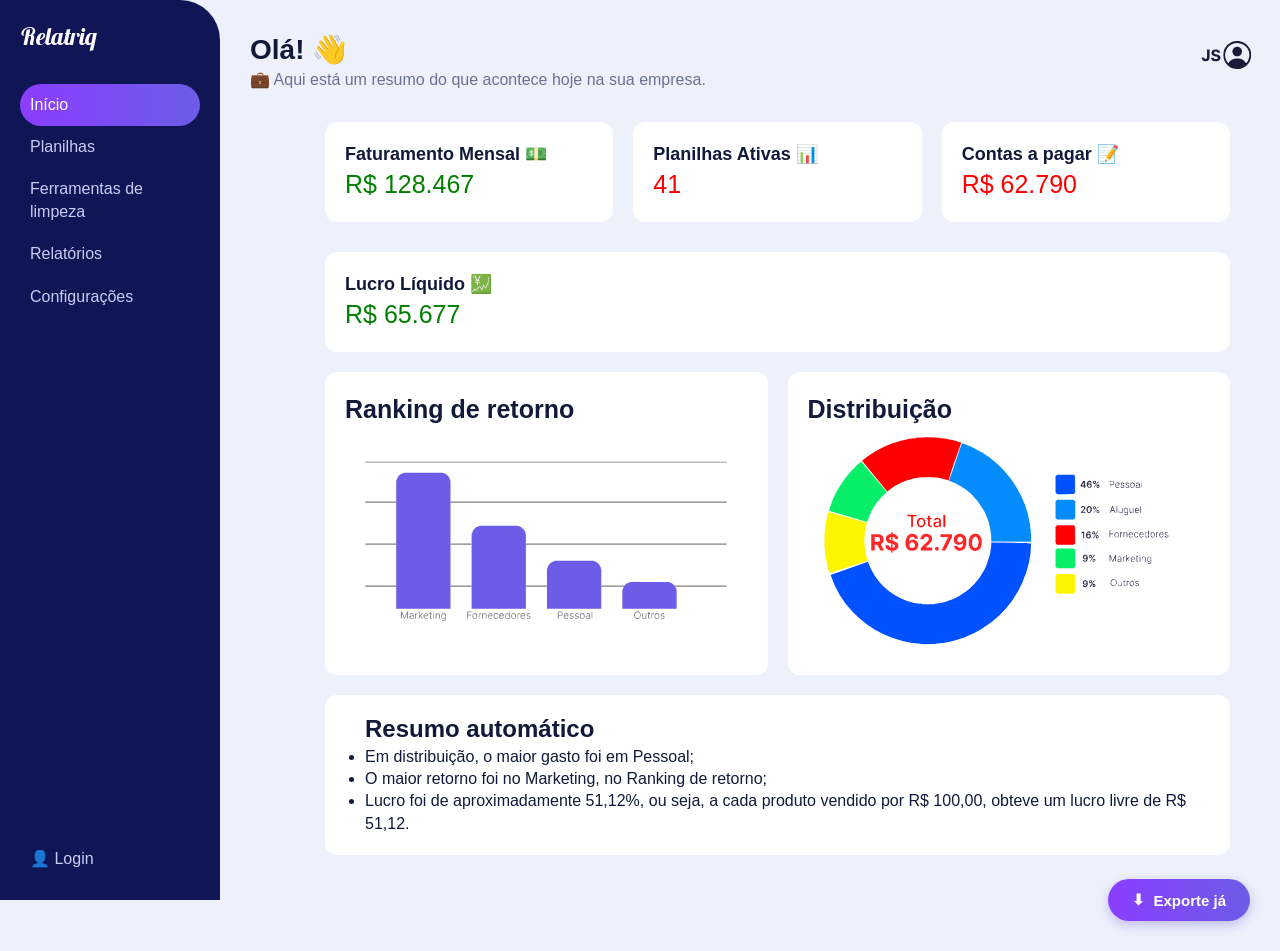
<file: index.html>
<!doctype html>
<html lang="pt-BR">

<head>
  <meta charset="UTF-8" />
  <meta name="viewport" content="width=device-width, initial-scale=1.0" />
  <title>Relatriq - Início</title>
  <link rel="stylesheet" href="./css/inicio.css" />
  <link rel="stylesheet" href="./css/main.css" />
  <link rel="stylesheet" href="./css/escuro.css" />
  <link rel="icon" type="image/png" href="./assets/logo relatriq.png">
</head>

<body>
  <input type="checkbox" id="menu-toggle" class="menu-toggle" aria-label="Abrir menu" />
  <label for="menu-toggle" class="menu-botao" aria-hidden="true"></label>
  <label for="menu-toggle" class="menu-fundo" aria-hidden="true"></label>
  <aside class="menu">
    <h2 class="logo">Relatriq</h2>
    <ul>
      <a href="index.html" class="ativo">Início</a>
      <a href="planilhas.html">Planilhas</a>
      <a href="limpeza.html">Ferramentas de limpeza</a>
      <a href="relatorio.html">Relatórios</a>
      <a href="configuracoes.html">Configurações</a>

    </ul>
    <a href="#" class="login">👤 Login</a>
  </aside>

  <main class="conteudo">
    <h1>Olá! 👋</h1>
    <p class="subtitulo">
      💼 Aqui está um resumo do que acontece hoje na sua empresa.
    </p>

    <div>
      <img src="./assets/JS.svg" alt="Imagem do perfil do usuario" class="svgIcon" />
    </div>

    <div class="cards-container">
      <div class="card">
        <p class="tilPrinc">Faturamento Mensal 💵</p>
        <p class="plan">R$ 128.467</p>
      </div>

      <div class="card">
        <p class="tilPrinc">Planilhas Ativas 📊</p>
        <p class="lin">41</p>
      </div>

      <div class="card">
        <p class="tilPrinc">Contas a pagar 📝</p>
        <p class="lin">R$ 62.790</p>
      </div>

      <div class="card">
        <p class="tilPrinc">Lucro Líquido 💹</p>
        <p class="plan">R$ 65.677</p>
      </div>
    </div>

    <div class="caixaSupe-fundo">
      <div class="caixaSupe">
        <p class="tilQua">Ranking de retorno</p>
        <img src="assets/Ranking_de_retorno.svg" alt="Imagem provisoria de grafico de colunas" class="img" />
      </div>

      <div class="caixaSupe">
        <p class="tilQua">Distribuição</p>
        <img src="assets/pizza.svg" alt="Imagem provisoria de grafico de pizza" class="img" />
      </div>
    </div>

    <div class="caixaInfe">
      <div class="texto">
        <h2>Resumo automático</h2>
        <ul>
          <li>Em distribuição, o maior gasto foi em Pessoal;</li>
          <li>O maior retorno foi no Marketing, no Ranking de retorno;</li>
          <li>
            Lucro foi de aproximadamente 51,12%, ou seja, a cada produto
            vendido por R$ 100,00, obteve um lucro livre de R$ 51,12.
          </li>
        </ul>
      </div>
    </div>
    <div class="botaoexportar">
      <button type="button" id="btnExportar" class="btn-exportar">
        <span aria-hidden="true">⬇</span>
        Exporte já
      </button>
    </div>
  </main>
  <script src="./JS/main.js"></script>
</body>

</html>
</file>
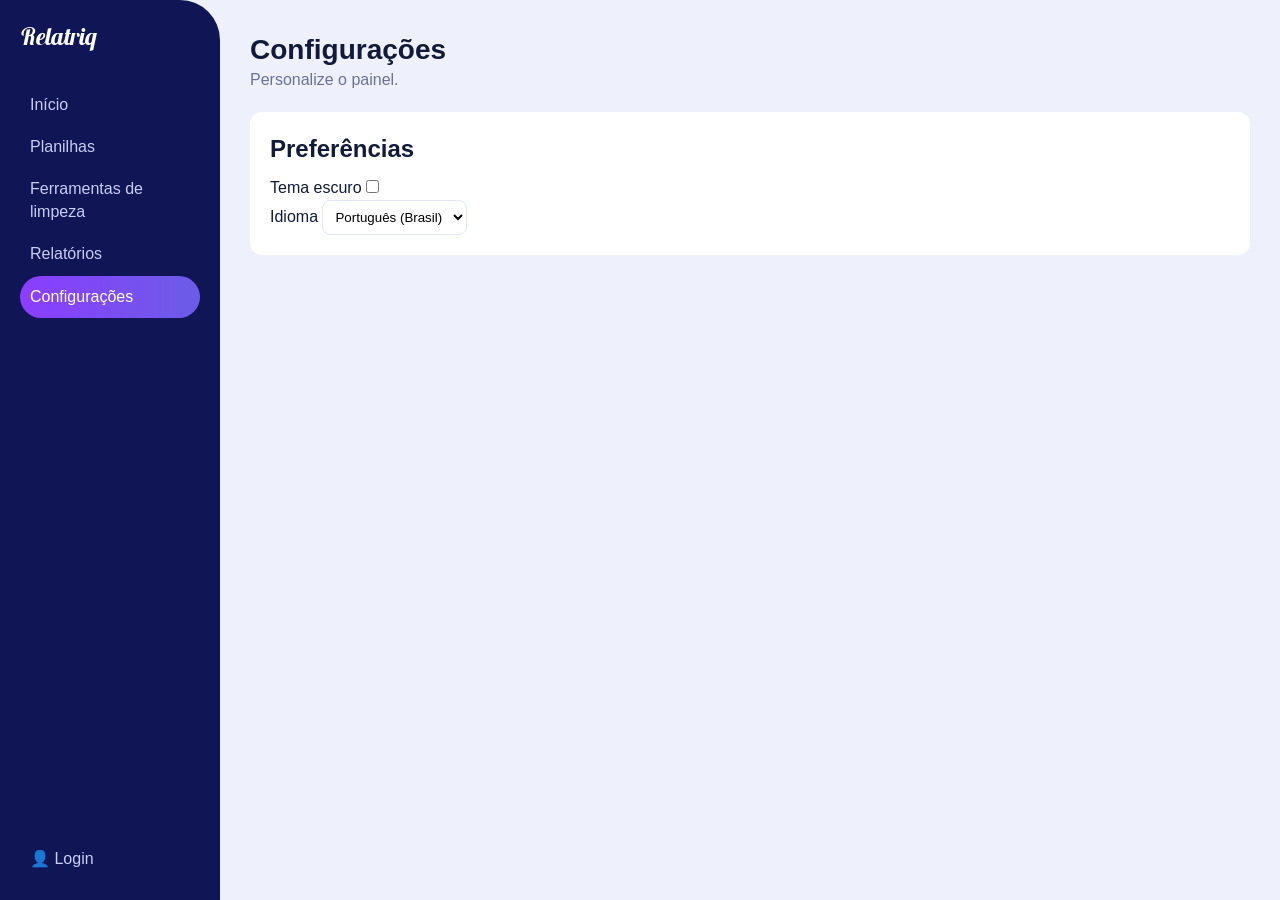
<file: configuracoes.html>
<!DOCTYPE html>
<html lang="pt-BR">

<head>
    <meta charset="UTF-8">
    <meta name="viewport" content="width=device-width, initial-scale=1.0">
    <title>Relatriq - Configurações</title>
    <link rel="stylesheet" href="./css/main.css" />
    <link rel="stylesheet" href="./css/configuracoes.css" />
    <link rel="stylesheet" href="./css/escuro.css" />
    <link rel="icon" type="image/png" href="./assets/logo relatriq.png">
</head>

<body>

    <input type="checkbox" id="menu-toggle" class="menu-toggle">
    <label for="menu-toggle" class="menu-botao" aria-label="Abrir ou fechar o menu"></label>
    <label for="menu-toggle" class="menu-fundo"></label>
    <aside class="menu">
        <h2 class="logo">Relatriq</h2>
        <ul>
            <a href="index.html">Início</a>
            <a href="planilhas.html">Planilhas</a>
            <a href="limpeza.html">Ferramentas de limpeza</a>
            <a href="relatorio.html">Relatórios</a>
            <a href="configuracoes.html" class="ativo">Configurações</a>
        </ul>
        <a href="#" class="login">👤 Login</a>
    </aside>

    <main class="conteudo">

        <h1>Configurações</h1>
        <p class="subtitulo">Personalize o painel.</p>

        <div class="caixa">
            <h2>Preferências</h2>

            <div class="opcao">
                <label for="tema">Tema escuro</label>
                <input type="checkbox" id="tema">
            </div>

            <div class="opcao">
                <label for="idioma">Idioma</label>
                <select id="idioma">
                    <option>Português (Brasil)</option>
                    <option>English</option>
                </select>
            </div>
        </div>

    </main>
    <script src="./JS/main.js"></script>
</body>

</html>
</file>
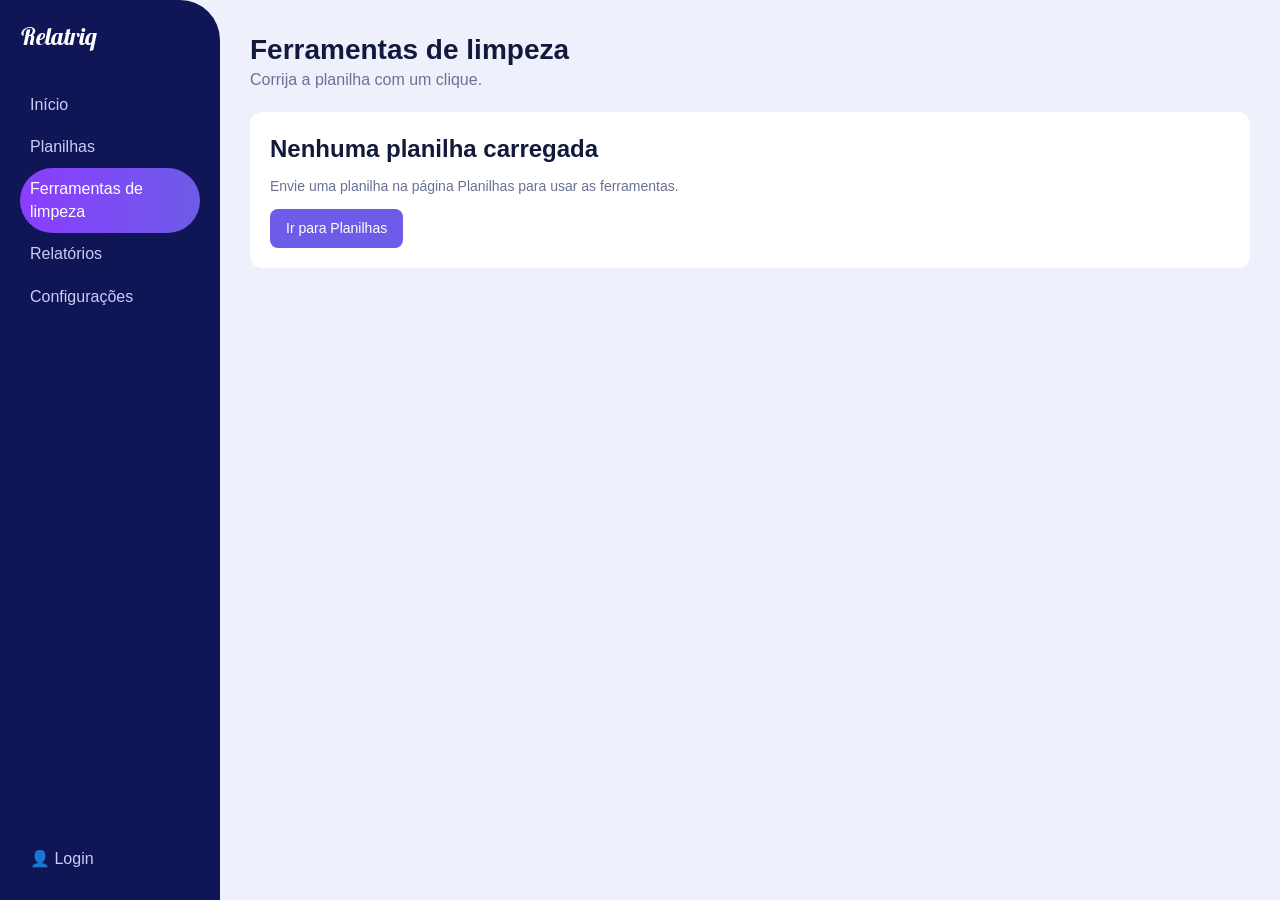
<file: limpeza.html>
<!DOCTYPE html>
<html lang="pt-BR">

<head>
    <meta charset="UTF-8">
    <meta name="viewport" content="width=device-width, initial-scale=1.0">
    <title>Relatriq - Limpeza</title>

    <link rel="stylesheet" href="./css/main.css" />
    <link rel="stylesheet" href="./css/limpeza.css" />
    <link rel="icon" type="image/png" href="./assets/logo relatriq.png">
    <link rel="stylesheet" href="./css/escuro.css" />
</head>

<body>

    <input type="checkbox" id="menu-toggle" class="menu-toggle">
    <label for="menu-toggle" class="menu-botao" aria-label="Abrir ou fechar o menu"></label>
    <label for="menu-toggle" class="menu-fundo"></label>
    <aside class="menu">
        <h2 class="logo">Relatriq</h2>
        <ul>
            <a href="index.html">Início</a>
            <a href="planilhas.html">Planilhas</a>
            <a href="limpeza.html" class="ativo">Ferramentas de limpeza</a>
            <a href="relatorio.html">Relatórios</a>
            <a href="configuracoes.html">Configurações</a>
        </ul>

        <a href="#" class="login">👤 Login</a>
    </aside>

    <main class="conteudo">

        <h1>Ferramentas de limpeza</h1>
        <p class="subtitulo">Corrija a planilha com um clique.</p>


        <div class="caixa" id="avisoSemPlanilha" hidden>
            <h2>Nenhuma planilha carregada</h2>
            <p class="vazio">Envie uma planilha na página Planilhas para usar as ferramentas.</p>
            <a href="planilhas.html" class="botao link-botao">Ir para Planilhas</a>
        </div>

        <div id="conteudoLimpeza" hidden>

            <div class="caixa">
                <h2>Ferramentas de limpeza</h2>

                <div class="grupo-botoes">
                    <button class="botao botao-claro" id="btnEspacos">Remover espaços extras</button>
                    <button class="botao botao-claro" id="btnVazias">Remover linhas vazias</button>
                    <button class="botao botao-claro" id="btnDuplicadas">Remover duplicadas</button>
                    <button class="botao botao-claro" id="btnNumeros">Converter textos em números</button>
                </div>

                <p id="mensagem"></p>
            </div>

            <div class="caixa">
                <h2 id="tituloPrevia">Prévia</h2>
                <p class="subtitulo" id="infoPlanilha"></p>
                <div class="rolagem">
                    <table id="tabelaPrevia"></table>
                </div>
            </div>

        </div>
    </main>

    <script src="./JS/main.js"></script>
    <script src="./JS/limpeza.js"></script>
</body>

</html>
</file>
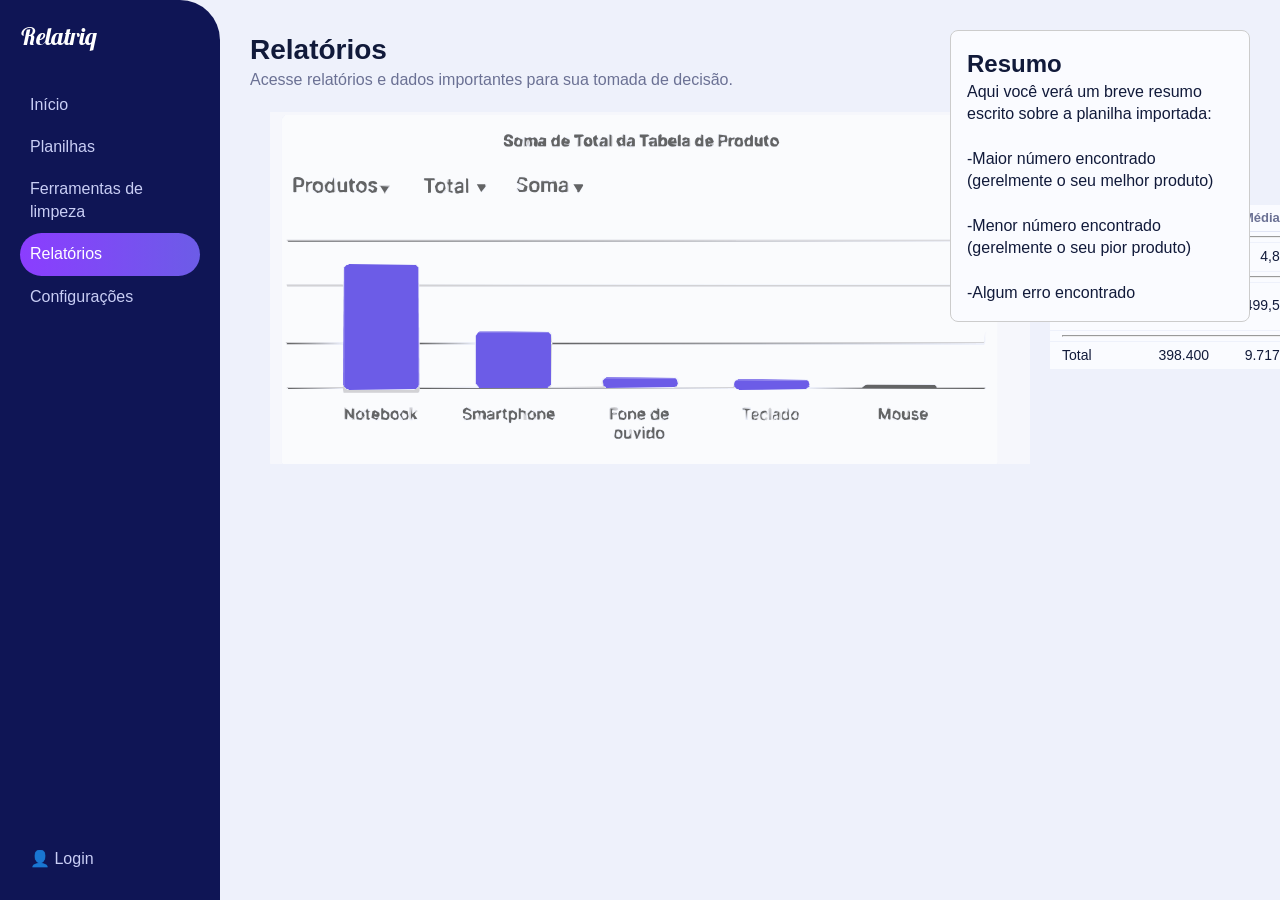
<file: relatorio.html>
<!DOCTYPE html>
<html lang="pt-BR">

<head>
    <meta charset="UTF-8">
    <meta name="viewport" content="width=device-width, initial-scale=1.0">
    <title>Relatriq - Relatórios</title>
    <link rel="stylesheet" href="./css/relatorio.css" />
    <link rel="stylesheet" href="./css/main.css" />
    <link rel="stylesheet" href="./css/escuro.css" />
    <link rel="icon" type="image/png" href="./assets/logo relatriq.png">
</head>

<body>
    <input type="checkbox" id="menu-toggle" class="menu-toggle">
    <label for="menu-toggle" class="menu-botao" aria-label="Abrir ou fechar o menu"></label>
    <label for="menu-toggle" class="menu-fundo"></label>
    <aside class="menu">

        <h2 class="logo">Relatriq</h2>
        <ul>
            <li><a href="index.html">Início</a>
                <a href="planilhas.html">Planilhas</a>
                <a href="limpeza.html">Ferramentas de limpeza</a>
                <a href="relatorio.html" class="ativo">Relatórios</a>
                <a href="configuracoes.html">Configurações</a>
        </ul>
        <a href="#" class="login">👤 Login</a>
    </aside>

    <main class="conteudo">


        <section class="topo-relatorio">
            <div class="titulo-relatorio">
                <h1>Relatórios</h1>
                <p class="subtitulo">Acesse relatórios e dados importantes para sua tomada de decisão.</p>
            </div>

            <div class="resumo-relatorio">
                <img src="./assets/grafico - relatorio (1).svg" alt="Grafico em svg pq eu não sei codar isso">

                <table class="tabela">
                    <th>Coluna</th>
                    <th>Soma</th>
                    <th>Média</th>
                    <th>Min</th>
                    <th>Max</th>
                    </tr>
                    <tr class="linhaTabela">
                        <td colspan="5">
                            <hr>
                        </td>
                    </tr>
                    <tr>
                        <td>Quantidade</td>
                        <td>197</td>
                        <td>4,8</td>
                        <td>1</td>
                        <td>9</td>
                    </tr>
                    <tr class="linhaTabela">
                        <td colspan="5">
                            <hr>
                        </td>
                    </tr>
                    <tr>
                        <td>Preço Unitário</td>
                        <td>61.480</td>
                        <td>1.499,5</td>
                        <td>90</td>
                        <td>3.900</td>
                    </tr>
                    <tr class="linhaTabela">
                        <td colspan="5">
                            <hr>
                        </td>
                    </tr>
                    <tr>
                        <td>Total</td>
                        <td>398.400</td>
                        <td>9.717</td>
                        <td>91</td>
                        <td>28.800</td>
                    </tr>
                </table>
            </div>
        </section>

        <div class="resumoRelatorio">
            <H2>Resumo</H2>
            <p> Aqui você verá um breve resumo escrito sobre a planilha importada:</p><br>
            <p> -Maior número encontrado (gerelmente o seu melhor produto)</p><br>
            <p> -Menor número encontrado (gerelmente o seu pior produto)</p><br>
            <p> -Algum erro encontrado </p>
        </div>
    </main>

    <script src="./JS/main.js"></script>
</body>

</html>
</file>
<file: css/inicio.css>
.menu {
    color: rgb(130, 0, 252);
}

.cards-container {
    display: flex;
    /*coloca os cards lado a lado*/
    flex-wrap: wrap;
    /* se não couber, passa para a linha de baixo*/
    gap: 20px;
    /* ajusta o espaço entre os quadrados*/
    margin-left: 75px;
    /* ajusta a distância do quadrado para a esquerda*/

}

.card {
    background-color: white;
    /*Cor do fundo dos quadrados*/
    width: 350px;
    /*Largura fixa do quadrado*/
    height: 100px;
    /*Altura fixa do quadrado*/
    padding: 20px;
    /*Aqui ajusta o tamanho do quadrado*/
    border-radius: 12px;
    /*Aqui é para deixar a borda arredondada*/
    margin-top: 10px;
    /*Aqui é a distância dos quadrados*/
    transition: 0.5s;
    /*Aqui é para deixar o quadrado mais suave quando passar o mouse por cima*/
}

.card:hover {
    scale: 105%;
    /*Aqui é para aumentar o tamanho do quadrado quando passar o mouse por cima*/
    box-shadow:
        2px
        /*deslocamento horizontal (0 deixa a sombra centralizada)*/
        2px
        /*deslocamento vertical (empurra a sombra para baixo)*/
        5px
        /*desfoque (quanto maior, mais suave e espalhada)*/
        rgb(130, 0, 252);
    /*Cor*/
}

.tilPrinc {
    /*Esta classe é para deixar a frase "Planilhas carregadas" em negrito*/

    font-weight: bold;
    /*deixa a frase em negrito*/
    font-size: 18px;
    /*aqui é para aumentar o tamanho da frase*/
}

.plan {
    /*Esta classe é para deixar a frase "3" e a "100%"em verde*/

    color: green;
    /*deixa a frase em verde*/
    font-size: 25px;
    /*aqui é para aumentar o tamanho da frase*/
}

.lin {
    /*Esta classe é para deixar a frase "41" e a "3" em vermelho*/

    color: red;
    /*deixa a frase em vermelho*/
    font-size: 25px;
    /*aqui é para aumentar o tamanho da frase*/
}

.caixaInfe {
    background-color: white;
    /*Cor do fundo dos quadrados*/
    width: 1460px;
    /*Largura fixa do quadrado*/
    height: 140px;
    /*Altura fixa do quadrado*/
    padding: 20px;
    /*Aqui ajusta o tamanho  do quadrado*/
    border-radius: 12px;
    /*Aqui é para deixar a borda arredondada*/
    margin-top: 20px;
    /*Aqui é a distância dos quadrados (de cima para baixo)*/
    margin-left: 75px;
    /*Aqui é a distância doquadrado para a esquerda*/
    transition: 0.5s;
    /*Aqui é para deixar o quadrado mais suave quando passar o mouse por cima*/
}

.texto {
    /*Aqui é para ajustar o texto do resumo automático*/

    margin-left: 20px;
    /*Aqui é a distância do texto para a esquerda*/
    margin-top: -3px;

}

.caixaInfe:hover {

    scale: 105%;
    /*Aqui é para aumentar o tamanho do texto quando passar o mouse por cima*/
    box-shadow:
        2px
        /*deslocamento horizontal (0 deixa a sombra centralizada)*/
        2px
        /*deslocamento vertical (empurra a sombra para baixo)*/
        5px
        /*desfoque (quanto maior, mais suave e espalhada)*/
        rgb(130, 0, 252);
    /*Cor*/

}

.caixaSupe-fundo {
    display: flex;
    /*coloca os cards lado a lado*/
    flex-wrap: wrap;
    /* se não couber, passa para a linha de baixo*/
    gap: 20px;
    /* ajusta o espaço entre os quadrados*/
    margin-left: 75px;
    /* ajusta a distância do quadrado para a esquerda*/
}

.caixaSupe {
    background-color: white;
    /*Cor do fundo dos quadrados*/
    width: 720px;
    /*Largura fixa do quadrado*/
    height: 400px;
    /*Altura fixa do quadrado*/
    padding: 20px;
    /*Aqui ajusta o tamanho do quadrado*/
    border-radius: 12px;
    /*Aqui é para deixar a borda arredondada*/
    margin-top: 20px;
    /*Aqui é a distância dos quadrados*/
    margin-left: 0px;
    /*Aqui é a distância do quadrado para a esquerda*/
    transition: 0.5s;
    /*Aqui é para deixar o quadrado mais suave quando passar o mouse por cima*/
}

.caixaSupe:hover {
    scale: 105%;
    box-shadow:
        2px
        /*deslocamento horizontal (0 deixa a sombra centralizada)*/
        2px
        /*deslocamento vertical (empurra a sombra para baixo)*/
        5px
        /*desfoque (quanto maior, mais suave e espalhada)*/
        rgb(130, 0, 252);
    /*Cor*/
}

.tilQua {
    font-weight: bold;
    font-size: 25px;
}

.img {
    height: 340px;
    pointer-events: none;
}

.svgIcon {
    height: 100px;
    z-index: 99999;
    margin-left: 1500px;
    margin-top: -300px;
    pointer-events: none;
}

.botaoexportar {
    display: flex;
    justify-content: flex-end;
    margin-top: 24px;
}

.btn-exportar {
    display: inline-flex;
    align-items: center;
    gap: 8px;
    background: linear-gradient(90deg, #8b3dff, #6c5ce7);
    color: white;
    border: none;
    padding: 12px 24px;
    border-radius: 999px;
    font-size: 15px;
    font-weight: bold;
    cursor: pointer;
    box-shadow: 0 4px 12px rgba(108, 92, 231, 0.35);
    transition: transform 0.2s, box-shadow 0.2s;
}

.btn-exportar:hover {
    transform: translateY(-2px);
    box-shadow: 0 6px 16px rgba(108, 92, 231, 0.45);
}

.btn-exportar:active {
    transform: translateY(0);
}


/* ==================================================================================================================================================
                                                                     ATENÇÃO:                                       
                                                        A PARTIR DAQUI É A RESPONSIVIDADE!!!!!
                                                                   FAVOR NÃO MEXER
   ================================================================================================================================================== */

/* ==================================================================================================================================================
                                                                     RESPONSIVIDADE
   ================================================================================================================================================== */

.menu-botao,
.menu-fundo {
    display: none;
}

.menu-toggle {
    position: fixed;
    opacity: 0;
    pointer-events: none;
}

.img {
    max-width: 100%;
    object-fit: contain;
}

@media (max-width: 1600px) {

    .conteudo {
        position: relative;
    }

    .svgIcon {
        position: absolute;
        top: 20px;
        right: 20px;
        margin: 0;
        height: 70px;
    }

    .cards-container,
    .caixaSupe-fundo {
        margin-right: 20px;
    }

    .card {
        box-sizing: border-box;
        width: auto;
        flex: 1 1 220px;
    }

    .caixaSupe {
        box-sizing: border-box;
        width: auto;
        flex: 1 1 320px;
        max-width: 720px;
        height: auto;
    }

    .img {
        width: 100%;
        height: auto;
        max-height: 340px;
    }


    .caixaInfe {
        box-sizing: border-box;
        width: auto;
        max-width: 1440px;
        height: auto;
        min-height: 140px;
        margin-right: 20px;
    }
}



@media (max-width: 1024px) {

    .caixaSupe {
        flex: 1 1 100%;
        max-width: none;
    }
}

@media (max-width: 768px) {


    .menu-botao {
        display: flex;
        position: fixed;
        top: 12px;
        left: 12px;
        z-index: 1100;
        width: 44px;
        height: 44px;
        align-items: center;
        justify-content: center;
        border-radius: 10px;
        background-color: rgb(130, 0, 252);
        color: white;
        font-size: 26px;
        line-height: 1;
        cursor: pointer;
        transition: left 0.3s;
    }

    .menu-botao::before {
        content: "\2630";
    }


    .menu {
        position: fixed !important;
        top: 0;
        left: 0;
        width: min(280px, 80vw) !important;
        height: 100vh !important;
        box-sizing: border-box;
        overflow-y: auto;
        z-index: 1000;
        transform: translateX(-100%);
        transition: transform 0.3s;
        display: block !important;
        visibility: visible !important;
        opacity: 1 !important;
        background-color: #101654 !important;
        padding: 20px 16px !important;
    }

    .menu .logo {
        margin: 0 0 24px;
        color: rgb(130, 0, 252);
    }

    .menu ul {
        display: block !important;
        margin: 0;
        padding: 0;
        list-style: none;
    }

    .menu li {
        display: block !important;
        margin: 0 0 6px;
    }

    .menu a {
        display: block;
        padding: 10px 12px;
        border-radius: 8px;
        color: #e8e8ff !important;
        text-decoration: none;
    }

    .menu a.ativo {
        background-color: #6c5ce7;
        color: #fff !important;
    }

    .menu-fundo {
        display: block;
        position: fixed;
        inset: 0;
        z-index: 900;
        background-color: rgba(0, 0, 0, 0.5);
        opacity: 0;
        pointer-events: none;
        transition: opacity 0.3s;
    }

    .menu-toggle:checked~.menu {
        transform: translateX(0);
    }

    .menu-toggle:checked~.menu-fundo {
        opacity: 1;
        pointer-events: auto;
    }

    .menu-toggle:checked~.menu-botao {
        left: calc(min(280px, 80vw) - 56px);
    }

    .menu-toggle:checked~.menu-botao::before {
        content: "\2715";
    }

    .menu-toggle:focus-visible~.menu-botao {
        outline: 3px solid #fff;
        outline-offset: 2px;
        box-shadow: 0 0 0 5px rgb(130, 0, 252);
    }

    .conteudo {
        margin-left: 0 !important;
        width: 100% !important;
        box-sizing: border-box;
        padding: 70px 20px 20px;
    }

    .svgIcon {
        top: 12px;
        right: 12px;
        height: 44px;
    }

    .cards-container,
    .caixaSupe-fundo,
    .caixaInfe {
        margin-left: 0;
        margin-right: 0;
    }

    .card {
        flex: 1 1 100%;
        height: auto;
        min-height: 100px;
    }

    .img {
        max-height: 220px;
    }

    .card:hover,
    .caixaInfe:hover,
    .caixaSupe:hover {
        scale: 100%;
    }

    .texto {
        margin-left: 0;
    }
}



@media (max-width: 480px) {

    .conteudo {
        padding: 70px 15px 15px;
    }

    .card,
    .caixaSupe,
    .caixaInfe {
        padding: 15px;
    }

    .tilPrinc {
        font-size: 16px;
    }

    .tilQua {
        font-size: 20px;
    }

    .plan,
    .lin {
        font-size: 22px;
    }

    .img {
        max-height: 170px;
    }
}

@media (max-width: 480px) {

    .botaoexportar {
        justify-content: stretch;
    }

    .btn-exportar {
        width: 100%;
        justify-content: center;
        min-height: 44px;
    }
}
</file>
<file: css/main.css>
@import url("https://fonts.googleapis.com/css2?family=Lobster+Two:ital,wght@0,400;0,700;1,400;1,700&display=swap");

* {
    margin: 0;
    padding: 0;
    box-sizing: border-box;
}

.logo {
    font-family: "Lobster Two", cursive;
    font-weight: 700;
    /* 400 = normal, 700 = negrito */
    font-style: italic;
}

body {
    font-family: Arial, sans-serif;
    background-color: #eef1fb;
    color: #111a3a;
    line-height: 1.4;
    display: flex;
}

img {
    max-width: 100%;
}

button,
select,
input {
    font-family: inherit;
}

h1 {
    font-size: 28px;
}


.menu {
    width: 220px;
    flex-shrink: 0;
    height: 100vh;
    position: sticky;
    top: 0;
    align-self: flex-start;
    overflow-y: auto;
    background-color: #0f1555;
    color: white;
    padding: 20px;
    display: flex;
    flex-direction: column;
    border-top-right-radius: 40px;
}

.logo {
    margin-bottom: 30px;
}

.menu ul {
    list-style: none;
}

.menu li {
    margin-bottom: 8px;
}

.menu a {
    display: block;
    color: #c9cef5;
    text-decoration: none;
    padding: 10px;
    border-radius: 8px;
}

.menu a:hover {
    background-color: #1f2a8a;
}

.menu a.ativo {
    background: linear-gradient(90deg, #8b3dff, #6c5ce7);
    color: white;
    border-radius: 999px;
}

.menu .login {
    margin-top: auto;
}


.conteudo {
    flex: 1;
    min-width: 0;
    padding: 30px;
}

.subtitulo {
    color: #6b7194;
    margin-bottom: 20px;
}

.caixa {
    background-color: white;
    padding: 20px;
    border-radius: 12px;
    margin-top: 20px;
}

.caixa h2 {
    margin-bottom: 12px;
}

.topo-pagina {
    display: flex;
    justify-content: space-between;
    align-items: center;
    gap: 12px;
    margin-bottom: 20px;
}

.botao {
    display: inline-block;
    background-color: #6c5ce7;
    color: white;
    border: none;
    padding: 10px 16px;
    border-radius: 8px;
    cursor: pointer;
    font-size: 14px;
    text-decoration: none;
}

.botao:hover {
    opacity: 0.85;
}

.botao-claro {
    background-color: white;
    color: #111a3a;
    border: 1px solid #e1e5f5;
}

.grupo-botoes {
    display: flex;
    gap: 10px;
    flex-wrap: wrap;
}

table {
    width: 100%;
    border-collapse: collapse;
}

th {
    text-align: left;
    color: #6b7194;
    font-size: 13px;
    padding: 10px;
    border-bottom: 1px solid #e1e5f5;
}

td {
    padding: 10px;
    font-size: 14px;
    border-bottom: 1px solid #eef1fb;
}

.rolagem {
    overflow-x: auto;
}

.status {
    background-color: #d7f5e3;
    color: #15803d;
    padding: 3px 10px;
    border-radius: 999px;
    font-size: 12px;
}

.sucesso {
    color: #15803d;
    font-size: 14px;
    margin-top: 12px;
}

.erro {
    color: #b91c1c;
    font-size: 14px;
    margin-top: 12px;
}

.vazio {
    color: #6b7194;
    font-size: 14px;
    margin-top: 12px;
}

select {
    padding: 8px;
    border: 1px solid #e1e5f5;
    border-radius: 8px;
    background-color: white;
}

a:focus-visible,
button:focus-visible,
select:focus-visible,
input:focus-visible,
label:focus-visible {
    outline: 3px solid #8b3dff;
    outline-offset: 2px;
}

.menu a:focus-visible {
    outline-color: white;
}

.menu-botao,
.menu-fundo {
    display: none;
}

.menu-toggle {
    position: fixed;
    opacity: 0;
    pointer-events: none;
}

/* ==================================================================================================================================================
                                                                     ATENÇÃO:                                       
                                                        A PARTIR DAQUI É A RESPONSIVIDADE!!!!!
                                                                   FAVOR NÃO MEXER
================================================================================================================================================== */

/* ==================================================================================================================================================
                                                                     RESPONSIVIDADE
================================================================================================================================================== */



@media (max-width: 1100px) {

    .menu {
        width: 190px;
        padding: 16px;
    }

    .conteudo {
        padding: 24px;
    }
}


@media (max-width: 768px) {

    .menu-botao {
        display: flex;
        position: fixed;
        top: 12px;
        left: 12px;
        z-index: 1100;
        width: 44px;
        height: 44px;
        align-items: center;
        justify-content: center;
        border-radius: 10px;
        background-color: #8b3dff;
        color: white;
        font-size: 26px;
        line-height: 1;
        cursor: pointer;
        transition: left 0.3s;
    }

    .menu-botao::before {
        content: "\2630";
    }

    .menu {
        position: fixed;
        top: 0;
        left: 0;
        width: min(280px, 80vw);
        height: 100vh;
        z-index: 1000;
        border-radius: 0;
        padding: 20px 16px;
        transform: translateX(-100%);
        visibility: hidden;
        transition: transform 0.3s, visibility 0.3s;
    }

    .menu-fundo {
        display: block;
        position: fixed;
        inset: 0;
        z-index: 900;
        background-color: rgba(0, 0, 0, 0.5);
        opacity: 0;
        pointer-events: none;
        transition: opacity 0.3s;
    }

    .menu-toggle:checked~.menu {
        transform: translateX(0);
        visibility: visible;
    }

    .menu-toggle:checked~.menu-fundo {
        opacity: 1;
        pointer-events: auto;
    }

    .menu-toggle:checked~.menu-botao {
        left: calc(min(280px, 80vw) - 56px);
    }

    .menu-toggle:checked~.menu-botao::before {
        content: "\2715";
        /* ✕ */
    }

    .menu-toggle:focus-visible~.menu-botao {
        outline: 3px solid white;
        outline-offset: 2px;
        box-shadow: 0 0 0 5px #8b3dff;
    }

    .conteudo {
        width: 100%;
        padding: 70px 20px 20px;
    }
}

@media (max-width: 650px) {

    h1 {
        font-size: 24px;
    }

    .topo-pagina {
        flex-direction: column;
        align-items: flex-start;
    }

    .botao {
        min-height: 44px;
    }

    select {
        min-height: 44px;
        font-size: 16px;
    }
}

@media (max-width: 480px) {

    .conteudo {
        padding: 70px 14px 14px;
    }

    .caixa {
        padding: 16px;
    }

    .grupo-botoes .botao {
        flex: 1 1 100%;
        text-align: center;
    }
}

@media (prefers-reduced-motion: reduce) {

    .menu,
    .menu-fundo,
    .menu-botao {
        transition: none;
    }
}
</file>
<file: css/escuro.css>
html.escuro {
    color-scheme: dark;
}

html.escuro body,
html.escuro .conteudo {
    background-color: #12121f !important;
    color: #e6e6f0 !important;
}

html.escuro .conteudo h1,
html.escuro .conteudo h2,
html.escuro .conteudo h3,
html.escuro .conteudo p,
html.escuro .conteudo li,
html.escuro .conteudo label,
html.escuro .conteudo strong,
html.escuro .conteudo b,
html.escuro .conteudo td,
html.escuro .tilPrinc,
html.escuro .tilQua,
html.escuro .plan,
html.escuro .lin {
    color: #e6e6f0 !important;
}

html.escuro .subtitulo,
html.escuro .vazio,
html.escuro .dica-toque,
html.escuro .conteudo small,
html.escuro .conteudo th {
    color: #a9a9c2 !important;
}

html.escuro .caixa,
html.escuro .card,
html.escuro .caixaSupe,
html.escuro .caixaInfe,
html.escuro .detalhes,
html.escuro .resumoRelatorio,
html.escuro .area-upload {
    background-color: #1e1e33 !important;
    border-color: #33334f !important;
    color: #e6e6f0 !important;
}

html.escuro table,
html.escuro thead,
html.escuro tbody,
html.escuro tr {
    background-color: transparent !important;
}

html.escuro th,
html.escuro td {
    background-color: transparent !important;
    border-bottom-color: #33334f !important;
}

html.escuro hr {
    border-color: #33334f !important;
}

html.escuro select,
html.escuro input[type="text"],
html.escuro input[type="search"] {
    background-color: #26263f !important;
    color: #e6e6f0 !important;
    border-color: #3d3d5c !important;
}

html.escuro .botao-claro {
    background-color: #26263f !important;
    color: #e6e6f0 !important;
    border-color: #3d3d5c !important;
}

html.escuro .status {
    background-color: #14532d !important;
    color: #86efac !important;
}

html.escuro .sucesso {
    color: #4ade80 !important;
}

html.escuro .erro {
    color: #f87171 !important;
}

html.escuro .link-roxo {
    color: #a78bfa !important;
}

html.escuro .img,
html.escuro .resumo-relatorio img {
    background-color: #f4f4fa;
    border-radius: 10px;
}

html.escuro .conteudo .subtitulo,
html.escuro .conteudo .vazio,
html.escuro .conteudo .dica-toque,
html.escuro .conteudo .detalhes-topo small,
html.escuro .conteudo .detalhe-linha span,
html.escuro .conteudo .area-upload small {
    color: #a9a9c2 !important;
}

html.escuro .conteudo .sucesso {
    color: #4ade80 !important;
}

html.escuro .conteudo .erro {
    color: #f87171 !important;
}

html.escuro .conteudo .plan {
    color: #4ade80 !important;
}

html.escuro .conteudo .lin {
    color: #f87171 !important;
}

html.escuro .conteudo .card strong,
html.escuro .conteudo .etiqueta,
html.escuro .conteudo .titulo-area .subtitulo {
    color: #b794ff !important;
}

html.escuro .verde {
    background-color: #14532d !important;
}

html.escuro .roxo {
    background-color: #2e2a5e !important;
}

html.escuro .cinza {
    background-color: #2a2a42 !important;
}

html.escuro .linha:hover {
    background-color: #26263f !important;
}

html.escuro .linha.selecionada {
    background-color: #2e2a5e !important;
}

html.escuro .status.inativo {
    background-color: #2a2a42 !important;
    color: #a9a9c2 !important;
}

html.escuro .acao {
    background-color: #2e2a5e !important;
    color: #b794ff !important;
}

html.escuro .acao.excluir {
    background-color: #4a1d24 !important;
    color: #f87171 !important;
}

html.escuro .detalhe-linha {
    border-bottom-color: #33334f !important;
}

html.escuro .area-upload.arrastando {
    background-color: #2e2a5e !important;
    border-color: #8b3dff !important;
}

html.escuro .area-upload {
    border-style: dashed !important;
    border-color: #4a4a72 !important;
}

html.escuro .area-upload.arrastando {
    border-color: #8b3dff !important;
}

html.escuro .resumoRelatorio {
    border-color: #33334f !important;
}

html.escuro a:focus-visible,
html.escuro button:focus-visible,
html.escuro select:focus-visible,
html.escuro input:focus-visible,
html.escuro label:focus-visible {
    outline-color: #b794ff;
}

html.escuro .caixaSupe-fundo,
html.escuro .texto,
html.escuro .topo-relatorio,
html.escuro .resumo-relatorio,
html.escuro .topo-planilhas {
    background-color: transparent !important;
    border-color: transparent !important;
}
</file>
<file: css/configuracoes.css>
.tabela-caixa table {
    min-width: 560px;
}

.dica-toque {
    display: none;
    font-size: 13px;
    color: #6b7194;
    margin-bottom: 12px;
}

@media (max-width: 1200px) {

    .cards {
        flex-wrap: wrap;
    }

    .card {
        flex: 1 1 calc(50% - 8px);
    }
}

@media (max-width: 1100px) {

    .lista-area {
        flex-direction: column;
        align-items: stretch;
        margin-top: 20px;
    }

    .tabela-caixa {
        flex: none;
        width: 100%;
    }

    .detalhes {
        width: 100%;
    }
}

@media (max-width: 650px) {

    .topo-planilhas {
        flex-direction: column;
        align-items: flex-start;
        gap: 14px;
    }

    .botao-nova {
        width: 100%;
    }

    .dica-toque {
        display: block;
    }

    .tabela-caixa th:nth-child(2),
    .tabela-caixa td:nth-child(2),
    .tabela-caixa th:nth-child(3),
    .tabela-caixa td:nth-child(3) {
        display: none;
    }

    .tabela-caixa table {
        min-width: 0;
    }

    .acao {
        width: 38px;
        height: 38px;
        margin-right: 4px;
    }

    .detalhe-linha {
        flex-wrap: wrap;
    }
}

@media (max-width: 480px) {

    .card {
        flex: 1 1 100%;
    }

    .icone-excel {
        width: 52px;
        height: 52px;
    }

    .titulo-area {
        gap: 12px;
    }

    .titulo-area h1 {
        font-size: 22px;
    }

    .area-upload {
        padding: 12px;
        font-size: 13px;
    }
}
</file>
<file: css/limpeza.css>
.rolagem {
    overflow-x: auto;
}

.vazio {
    color: #6b7194;
    font-size: 14px;
    margin-top: 12px;
}

.link-botao {
    display: inline-block;
    text-decoration: none;
    margin-top: 12px;
}

/* ==================================================================================================================================================
                                                                     ATENÇÃO:                                       
                                                        A PARTIR DAQUI É A RESPONSIVIDADE!!!!!
                                                                   FAVOR NÃO MEXER
=================================================================================================================================================== */

/* ==================================================================================================================================================
                                                                     RESPONSIVIDADE
=================================================================================================================================================== */


.tabela-caixa table {
    min-width: 560px;
}

.dica-toque {
    display: none;
    font-size: 13px;
    color: #6b7194;
    margin-bottom: 12px;
}

@media (max-width: 1200px) {

    .cards {
        flex-wrap: wrap;
    }

    .card {
        flex: 1 1 calc(50% - 8px);
    }
}

@media (max-width: 1100px) {

    .lista-area {
        flex-direction: column;
        align-items: stretch;
        margin-top: 20px;
    }

    .tabela-caixa {
        flex: none;
        width: 100%;
    }

    .detalhes {
        width: 100%;
    }
}

@media (max-width: 650px) {

    .topo-planilhas {
        flex-direction: column;
        align-items: flex-start;
        gap: 14px;
    }

    .botao-nova {
        width: 100%;
    }

    .dica-toque {
        display: block;
    }

    .tabela-caixa th:nth-child(2),
    .tabela-caixa td:nth-child(2),
    .tabela-caixa th:nth-child(3),
    .tabela-caixa td:nth-child(3) {
        display: none;
    }

    .tabela-caixa table {
        min-width: 0;
    }

    .acao {
        width: 38px;
        height: 38px;
        margin-right: 4px;
    }

    .detalhe-linha {
        flex-wrap: wrap;
    }
}

@media (max-width: 480px) {

    .card {
        flex: 1 1 100%;
    }

    .icone-excel {
        width: 52px;
        height: 52px;
    }

    .titulo-area {
        gap: 12px;
    }

    .titulo-area h1 {
        font-size: 22px;
    }

    .area-upload {
        padding: 12px;
        font-size: 13px;
    }
}
</file>
<file: css/relatorio.css>
.topo-relatorio {
    width: 80%;
}

.resumo-relatorio {
    display: flex;
    justify-content: space-between;
    align-items: center;
    padding-inline: 20px;
}

.tabela-caixa table {
    min-width: 560px;
}

.dica-toque {
    display: none;
    font-size: 13px;
    color: #6b7194;
    margin-bottom: 12px;
}

.tabela-relatório {
    min-width: fit-content;
    height: fit-content;
    margin: 10px;
}

.tabela {
    margin: 0px 20px;
    border-collapse: collapse;
    background: #fafbff;
    width: fit-content;
}

.tabela th,
.tabela td {
    padding: 4px 12px;
    text-align: right;
}

.tabela th:first-child,
.tabela td:first-child {
    text-align: left;
}

.tabela .sep td {
    padding: 5px;
    top: 0;
    right: 0;
}

.resumoRelatorio {
    border: 1px solid #ccc;
    border-radius: 8px;
    padding: 12px;
    margin-right: 30px;
    margin-top: 30px;
    background: #fafbff;

    position: fixed;
    top: 0;
    right: 0;

    width: 300px;
    height: fit-content;
    box-sizing: border-box;
    overflow-y: auto;
    padding: 16px;
    border-left: 1px solid #ccc;
    background: #fafbff;
}

/* ==================================================================================================================================================
                                                                     ATENÇÃO:                                       
                                                        A PARTIR DAQUI É A RESPONSIVIDADE!!!!!
                                                                   FAVOR NÃO MEXER
  ================================================================================================================================================== */

/* ==================================================================================================================================================
                                                                     RESPONSIVIDADE
================================================================================================================================================== */


@media (max-width: 1200px) {
    .cards {
        flex-wrap: wrap;
    }

    .card {
        flex: 1 1 calc(50% - 8px);
    }
}

@media (max-width: 1100px) {
    .lista-area {
        flex-direction: column;
        align-items: stretch;
        margin-top: 20px;
    }

    .tabela-caixa {
        flex: none;
        width: 100%;
    }

    .detalhes {
        width: 100%;
    }
}

@media (max-width: 650px) {
    .topo-planilhas {
        flex-direction: column;
        align-items: flex-start;
        gap: 14px;
    }

    .botao-nova {
        width: 100%;
    }

    .dica-toque {
        display: block;
    }

    .tabela-caixa th:nth-child(2),
    .tabela-caixa td:nth-child(2),
    .tabela-caixa th:nth-child(3),
    .tabela-caixa td:nth-child(3) {
        display: none;
    }

    .tabela-caixa table {
        min-width: 0;
    }

    .acao {
        width: 38px;
        height: 38px;
        margin-right: 4px;
    }

    .detalhe-linha {
        flex-wrap: wrap;
    }
}

@media (max-width: 480px) {
    .card {
        flex: 1 1 100%;
    }

    .icone-excel {
        width: 52px;
        height: 52px;
    }

    .titulo-area {
        gap: 12px;
    }

    .titulo-area h1 {
        font-size: 22px;
    }

    .area-upload {
        padding: 12px;
        font-size: 13px;
    }
}
</file>
